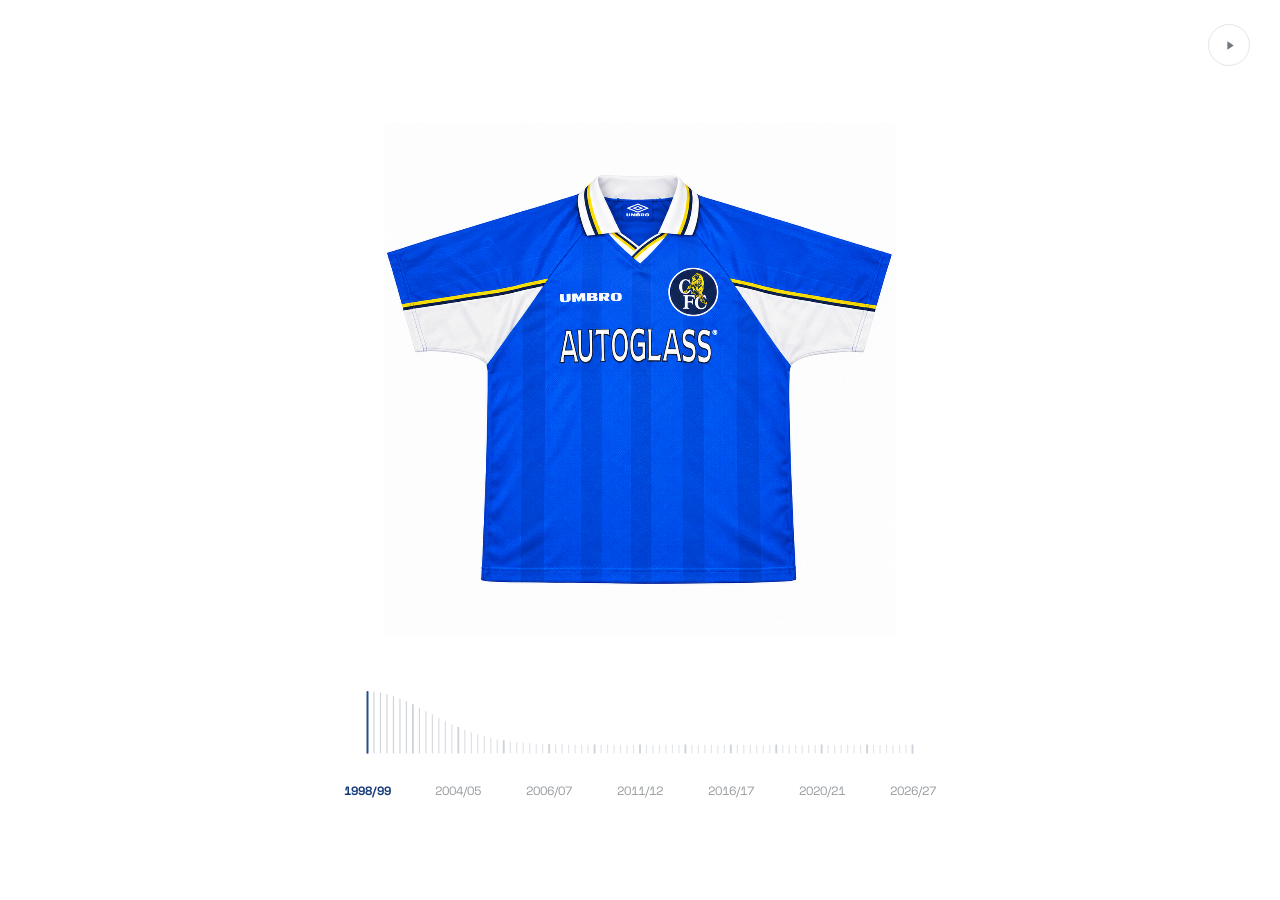
<file: index.html>
<!doctype html>
<html lang="id">
<head>
  <meta charset="UTF-8" />
  <meta name="viewport" content="width=device-width,initial-scale=1" />
  <meta name="theme-color" content="#fafaf9" />
  <title>Blue, in motion — Chelsea home jersey timeline</title>
  <link rel="stylesheet" href="style.css?v=17" />
</head>
<body>
  <header><button id="play" aria-label="Putar transisi" aria-pressed="false"><svg viewBox="0 0 24 24" aria-hidden="true"><path id="play-icon" d="M9 6L18 12L9 18Z" /></svg></button></header>
  <main>
    <div class="stage">
      <button id="garment" aria-label="Lihat bentuk jersey berikutnya"><img id="fallback" src="assets/chelsea-1998-v2.png" alt="Rekonstruksi jersey home Chelsea 1998/99" /><canvas id="jersey" aria-hidden="true"></canvas></button>
      <p id="loading" role="status">Menyiapkan jersey…</p>
    </div>
    <section class="timeline" aria-label="Transisi bentuk jersey">
      <div class="ruler-wrap"><svg id="ruler" viewBox="0 0 600 88" preserveAspectRatio="none" aria-hidden="true"></svg><input id="progress" type="range" min="0" max="6000" value="0" step="1" aria-label="Perubahan bentuk jersey" aria-valuetext="Chelsea home 1998/99" /></div>
      <div class="stops"><button class="active" aria-pressed="true">1998/99</button><button aria-pressed="false">2004/05</button><button aria-pressed="false">2006/07</button><button aria-pressed="false">2011/12</button><button aria-pressed="false">2016/17</button><button aria-pressed="false">2020/21</button><button aria-pressed="false">2026/27</button></div>
    </section>
  </main>
  <script src="motion.js?v=5"></script><script src="branding.js?v=12"></script><script src="app.js?v=45"></script>
</body>
</html>
</file>
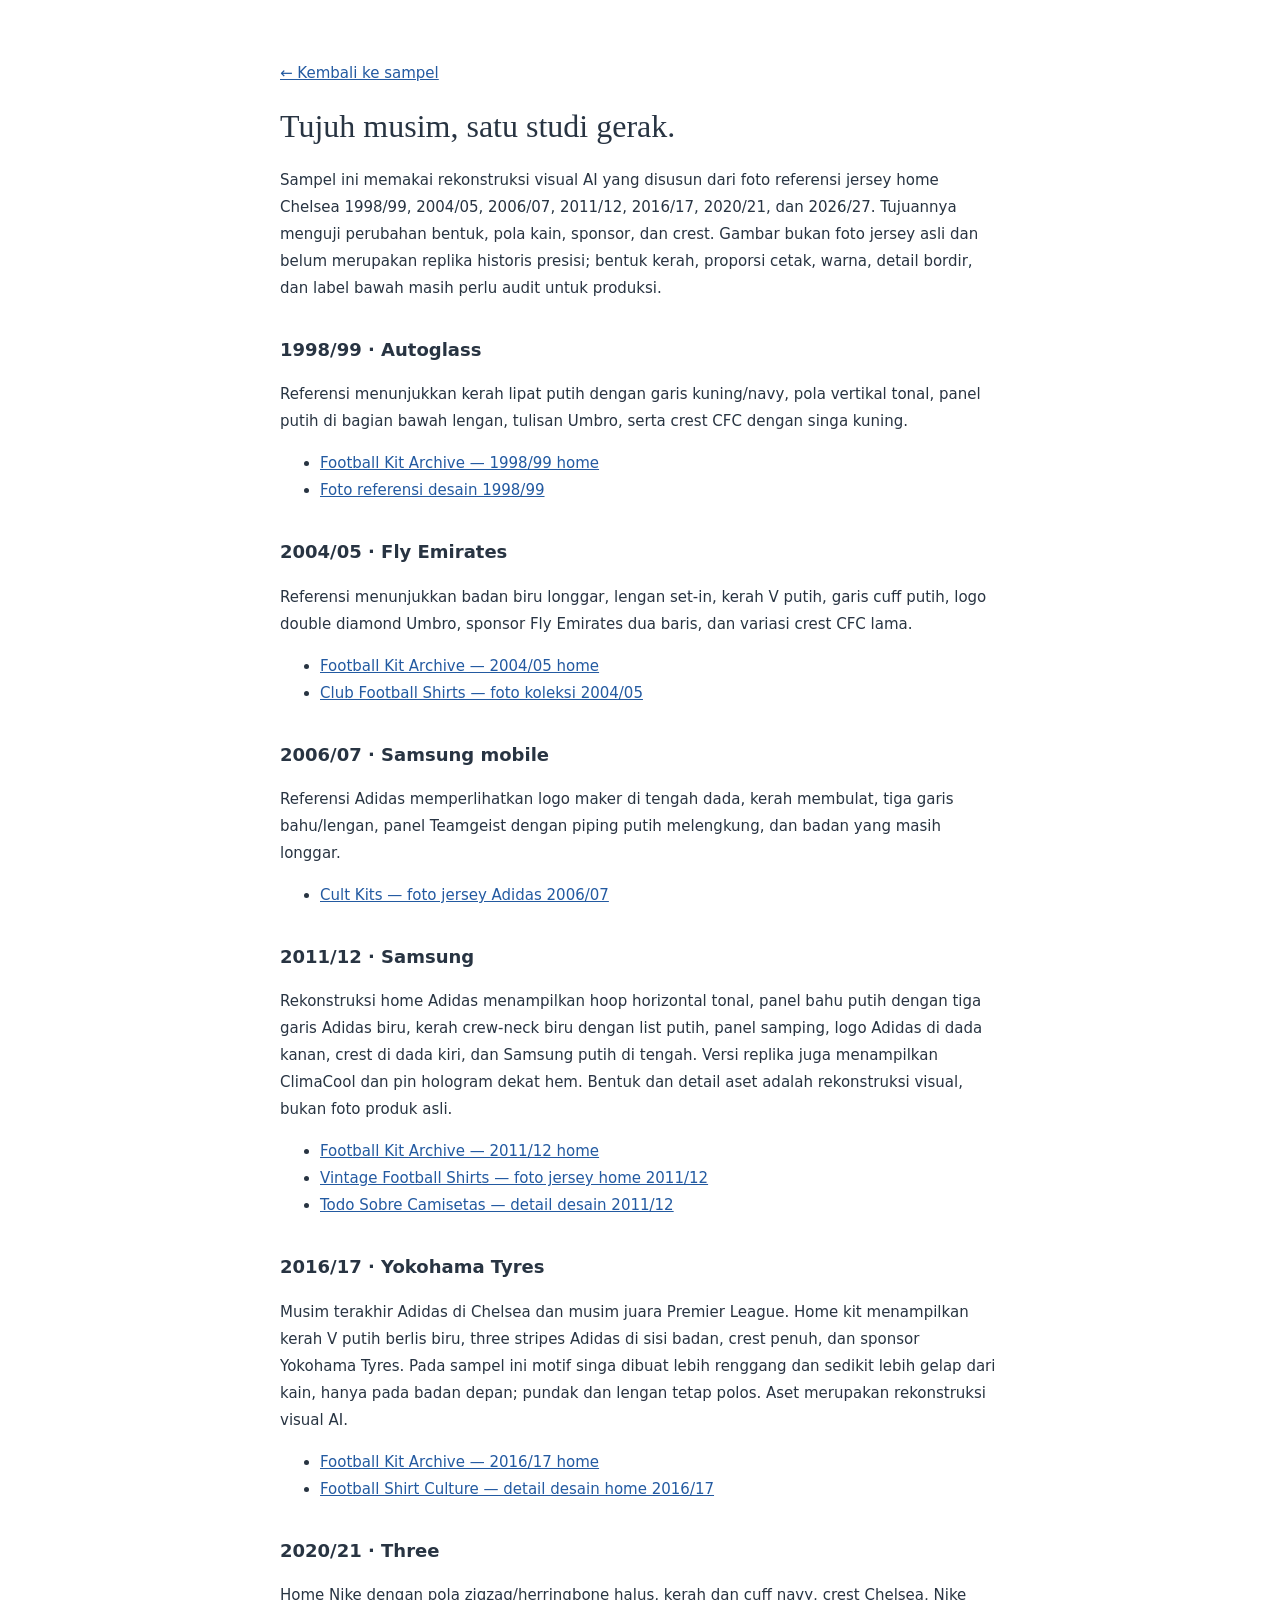
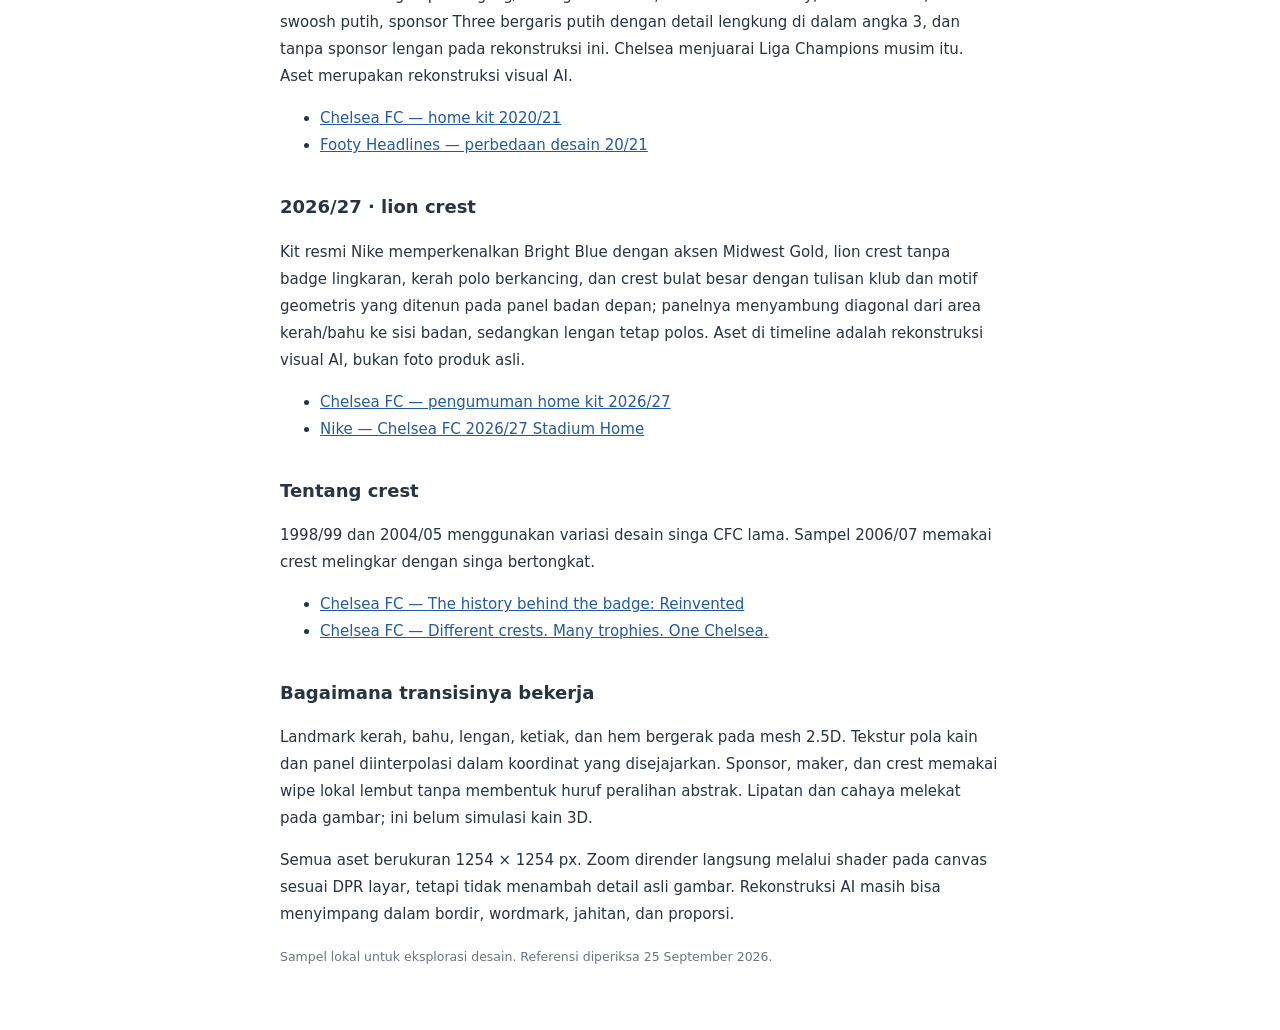
<file: sources.html>
<!doctype html><html lang="id"><meta charset="utf-8"><meta name="viewport" content="width=device-width,initial-scale=1"><title>Referensi — Blue, in motion</title><style>body{font:15px/1.8 system-ui,sans-serif;color:#283442;margin:60px auto;padding:0 24px;max-width:720px}h1{font:32px Georgia,serif}h2{font-size:18px;margin-top:32px}a{color:#235aa1}small{color:#697480}</style><a href="./">← Kembali ke sampel</a><h1>Tujuh musim, satu studi gerak.</h1><p>Sampel ini memakai rekonstruksi visual AI yang disusun dari foto referensi jersey home Chelsea 1998/99, 2004/05, 2006/07, 2011/12, 2016/17, 2020/21, dan 2026/27. Tujuannya menguji perubahan bentuk, pola kain, sponsor, dan crest. Gambar bukan foto jersey asli dan belum merupakan replika historis presisi; bentuk kerah, proporsi cetak, warna, detail bordir, dan label bawah masih perlu audit untuk produksi.</p><h2>1998/99 · Autoglass</h2><p>Referensi menunjukkan kerah lipat putih dengan garis kuning/navy, pola vertikal tonal, panel putih di bagian bawah lengan, tulisan Umbro, serta crest CFC dengan singa kuning.</p><ul><li><a href="https://www.footballkitarchive.com/chelsea-fc-1998-99-home-kit-1379/">Football Kit Archive — 1998/99 home</a></li><li><a href="https://cdn.footballkitarchive.com/2020/12/05/FyzS0kA1uxxfnmc.jpg">Foto referensi desain 1998/99</a></li></ul><h2>2004/05 · Fly Emirates</h2><p>Referensi menunjukkan badan biru longgar, lengan set-in, kerah V putih, garis cuff putih, logo double diamond Umbro, sponsor Fly Emirates dua baris, dan variasi crest CFC lama.</p><ul><li><a href="https://www.footballkitarchive.com/chelsea-fc-2004-05-home-kit-1354/">Football Kit Archive — 2004/05 home</a></li><li><a href="https://www.clubfootballshirts.com/chelsea-fc-20042005-season.html">Club Football Shirts — foto koleksi 2004/05</a></li></ul><h2>2006/07 · Samsung mobile</h2><p>Referensi Adidas memperlihatkan logo maker di tengah dada, kerah membulat, tiga garis bahu/lengan, panel Teamgeist dengan piping putih melengkung, dan badan yang masih longgar.</p><ul><li><a href="https://www.cultkits.com/products/2006-07-chelsea-shevchenko-7-home-shirt-l-adidas414">Cult Kits — foto jersey Adidas 2006/07</a></li></ul><h2>2011/12 · Samsung</h2><p>Rekonstruksi home Adidas menampilkan hoop horizontal tonal, panel bahu putih dengan tiga garis Adidas biru, kerah crew-neck biru dengan list putih, panel samping, logo Adidas di dada kanan, crest di dada kiri, dan Samsung putih di tengah. Versi replika juga menampilkan ClimaCool dan pin hologram dekat hem. Bentuk dan detail aset adalah rekonstruksi visual, bukan foto produk asli.</p><ul><li><a href="https://www.footballkitarchive.com/es/camiseta-local-chelsea-fc-2011-12-1320/">Football Kit Archive — 2011/12 home</a></li><li><a href="https://www.vintagefootballshirts.com/products/2011-12-chelsea-adidas-home-shirt-m/51229">Vintage Football Shirts — foto jersey home 2011/12</a></li><li><a href="https://todosobrecamisetas.com/2011/04/chelsea-adidas-home-kit-1112/">Todo Sobre Camisetas — detail desain 2011/12</a></li></ul><h2>2016/17 · Yokohama Tyres</h2><p>Musim terakhir Adidas di Chelsea dan musim juara Premier League. Home kit menampilkan kerah V putih berlis biru, three stripes Adidas di sisi badan, crest penuh, dan sponsor Yokohama Tyres. Pada sampel ini motif singa dibuat lebih renggang dan sedikit lebih gelap dari kain, hanya pada badan depan; pundak dan lengan tetap polos. Aset merupakan rekonstruksi visual AI.</p><ul><li><a href="https://www.footballkitarchive.com/chelsea-fc-2016-17-home-kit/">Football Kit Archive — 2016/17 home</a></li><li><a href="https://www.footballshirtculture.com/2016-2017-kits/chelsea-16-17-adidas-home-kit.html">Football Shirt Culture — detail desain home 2016/17</a></li></ul><h2>2020/21 · Three</h2><p>Home Nike dengan pola zigzag/herringbone halus, kerah dan cuff navy, crest Chelsea, Nike swoosh putih, sponsor Three bergaris putih dengan detail lengkung di dalam angka 3, dan tanpa sponsor lengan pada rekonstruksi ini. Chelsea menjuarai Liga Champions musim itu. Aset merupakan rekonstruksi visual AI.</p><ul><li><a href="https://www.chelseafc.com/en/news/article/new-chelsea-home-kit-on-sale-now">Chelsea FC — home kit 2020/21</a></li><li><a href="https://www.footyheadlines.com/2020/07/in-detail-nike-chelsea-19-20-vs-20-21.html">Footy Headlines — perbedaan desain 20/21</a></li></ul><h2>2026/27 · lion crest</h2><p>Kit resmi Nike memperkenalkan Bright Blue dengan aksen Midwest Gold, lion crest tanpa badge lingkaran, kerah polo berkancing, dan crest bulat besar dengan tulisan klub dan motif geometris yang ditenun pada panel badan depan; panelnya menyambung diagonal dari area kerah/bahu ke sisi badan, sedangkan lengan tetap polos. Aset di timeline adalah rekonstruksi visual AI, bukan foto produk asli.</p><ul><li><a href="https://www.chelseafc.com/en/news/article/lion-takes-pride-of-place-as-new-chelsea-home-kit-set-loose">Chelsea FC — pengumuman home kit 2026/27</a></li><li><a href="https://www.nike.com/t/chelsea-fc-2026-27-stadium-home-mens-nike-dri-fit-soccer-repica-jersey-iobrwJJt/II1904-453">Nike — Chelsea FC 2026/27 Stadium Home</a></li></ul><h2>Tentang crest</h2><p>1998/99 dan 2004/05 menggunakan variasi desain singa CFC lama. Sampel 2006/07 memakai crest melingkar dengan singa bertongkat.</p><ul><li><a href="https://www.chelseafc.com/en/news/article/the-history-behind-the-badge-reinvented">Chelsea FC — The history behind the badge: Reinvented</a></li><li><a href="https://www.chelseafc.com/en/news/article/different-crests-many-trophies-one-chelsea">Chelsea FC — Different crests. Many trophies. One Chelsea.</a></li></ul><h2>Bagaimana transisinya bekerja</h2><p>Landmark kerah, bahu, lengan, ketiak, dan hem bergerak pada mesh 2.5D. Tekstur pola kain dan panel diinterpolasi dalam koordinat yang disejajarkan. Sponsor, maker, dan crest memakai wipe lokal lembut tanpa membentuk huruf peralihan abstrak. Lipatan dan cahaya melekat pada gambar; ini belum simulasi kain 3D.</p><p>Semua aset berukuran 1254 × 1254 px. Zoom dirender langsung melalui shader pada canvas sesuai DPR layar, tetapi tidak menambah detail asli gambar. Rekonstruksi AI masih bisa menyimpang dalam bordir, wordmark, jahitan, dan proporsi.</p><p><small>Sampel lokal untuk eksplorasi desain. Referensi diperiksa 25 September 2026.</small></p></html>
</file>
<file: style.css>
*{box-sizing:border-box} :root{color-scheme:light;font-family:Arial,Helvetica,sans-serif;color:#202729;background:#fff}body{margin:0;min-height:100svh}button,a,input{-webkit-tap-highlight-color:transparent}button{font:inherit;color:inherit;cursor:pointer}header{position:absolute;top:30px;left:38px;right:38px;display:flex;justify-content:space-between;align-items:flex-start;z-index:2}.wordmark{text-decoration:none;color:#252b31;font-family:Georgia,serif;font-size:24px;letter-spacing:-1px}.wordmark span{display:block;font:9px Arial,sans-serif;letter-spacing:2.05px;margin-top:11px;color:#8c9093}#play{width:42px;height:42px;border:1px solid #e4e5e4;border-radius:50%;background:transparent;display:grid;place-items:center;transition:background .2s}#play:hover{background:#eeeeec}#play svg{width:17px;height:17px;fill:#71777a}main{min-height:100svh;display:flex;flex-direction:column;align-items:center;justify-content:center;padding:86px 24px 83px}.stage{position:relative;width:min(440px,62vh,86vw);aspect-ratio:1;margin-bottom:10px}#garment{position:relative;display:block;width:100%;height:100%;padding:0;border:0;background:none;cursor:ew-resize}#jersey,#fallback{position:absolute;inset:0;width:100%;height:100%;object-fit:contain}#jersey{opacity:0}#fallback{filter:drop-shadow(0 14px 15px #1224420c)}#loading{position:absolute;bottom:20px;left:0;right:0;text-align:center;font-size:11px;color:#818789}.caption{font-size:12px;color:#8b8f93;display:flex;gap:9px;align-items:center;height:24px;margin:7px 0 39px}#state-title{color:#293643}.caption-dot{color:#c0c4c8}.timeline{width:min(510px,90vw)}.ruler-wrap{height:77px;position:relative}#ruler{width:100%;height:100%;overflow:visible}#progress{position:absolute;inset:0;width:100%;height:100%;margin:0;opacity:0;cursor:ew-resize;touch-action:pan-y}.ruler-wrap:has(#progress:focus-visible){outline:2px solid #315fd366;outline-offset:8px;border-radius:4px}.stops{display:flex;justify-content:space-between;align-items:center;margin-top:13px}.stops button{border:0;background:none;color:#969b9f;font-size:11px;padding:8px 0;display:flex;gap:10px;align-items:center}.stops button span{font-size:9px;color:#b7babe}.stops button.active{color:#173b78}.stops button:hover{color:#173b78}#percent{font-size:10px;font-variant-numeric:tabular-nums;color:#aeb2b6;letter-spacing:.4px}.hint{font-size:10px;color:#a5a9ad;margin:24px 0 0;letter-spacing:.15px}footer{position:absolute;bottom:24px;left:38px;right:38px;display:flex;justify-content:space-between;gap:15px;font-size:9px;color:#a7abad}footer>span:first-child{letter-spacing:1.4px}.arrow{padding:0 8px;color:#6f85a2}button:focus-visible,a:focus-visible{outline:2px solid #315fd388;outline-offset:5px;border-radius:4px}@media(max-height:760px) and (min-width:601px){.stage{width:min(350px,49vh)}.caption{margin-bottom:23px}.hint{margin-top:14px}}@media(max-width:600px){header{top:24px;left:24px;right:24px}.wordmark{font-size:22px}.wordmark span{font-size:8px;letter-spacing:1.7px}main{padding:110px 24px 105px}.stage{width:min(90vw,430px,49svh);margin-bottom:4px}.caption{font-size:11px;margin-top:12px;margin-bottom:28px}.timeline{width:82vw}.ruler-wrap{height:65px}.hint{font-size:9px;margin-top:23px}footer{left:24px;right:24px;bottom:22px;flex-direction:column;align-items:center;gap:10px;font-size:8px}#play{width:38px;height:38px}}@media(prefers-reduced-motion:reduce){*{scroll-behavior:auto}}
@media(min-width:601px) and (max-height:760px){main{padding-top:80px;padding-bottom:65px}}
@media(max-width:600px) and (max-height:740px){main{padding-top:95px;padding-bottom:85px}.stage{width:min(86vw,38svh)}.caption{margin-top:10px;margin-bottom:18px}.ruler-wrap{height:58px}.hint{margin-top:14px}}

.tools{display:flex;align-items:center;gap:14px}#zoom{border:0;background:none;font-size:10px;color:#899197;padding:12px 3px;letter-spacing:.4px}.stage{overflow:hidden;border-radius:4px}footer a{color:inherit;text-decoration:none}footer a:hover{text-decoration:underline}@media(prefers-reduced-motion:reduce){#garment{transition:none}}

.caption{margin-bottom:5px}#construction{font-size:10px;color:#92999e;margin:0 0 23px;text-align:center;height:15px}.stage{width:min(470px,57vh,86vw)}.stops button{flex-direction:column;gap:6px}.stops button:nth-child(2){position:absolute;left:50%;transform:translateX(-50%)}.stops{position:relative}.hint{margin-top:20px}@media(max-height:760px) and (min-width:601px){.stage{width:min(360px,48vh)}#construction{margin-bottom:16px}.caption{margin-bottom:5px}}@media(max-width:600px){.stage{width:min(90vw,430px,46svh)}.caption{margin-bottom:5px}#construction{font-size:9px;margin-bottom:22px}.wordmark span{letter-spacing:1px}}@media(max-width:600px) and (max-height:740px){.stage{width:min(86vw,37svh)}#construction{margin-bottom:14px}}

/* pared-back controls requested in review */
header{left:auto;right:30px;top:24px}main{padding:70px 24px 50px;gap:0}.stage{width:min(540px,62vh,90vw);margin:0 0 34px}.timeline{width:min(620px,90vw)}.stops button{display:block;padding:10px 0;font-size:12px}.stops button span{display:none}#play{position:relative}@media(max-width:600px){header{right:22px;top:18px}main{padding:55px 18px 34px}.stage{width:min(92vw,54svh);margin-bottom:25px}.timeline{width:88vw}.stops button{font-size:11px}}

#ruler line{stroke-linecap:round}#ruler line.major{opacity:.92}.ruler-wrap,#progress{cursor:grab}.ruler-wrap:active,#progress:active{cursor:grabbing}
.stops button{border-radius:999px;padding:10px 14px;transition:color .18s ease,background-color .18s ease,font-weight .18s ease}.stops button:hover{background:#eef4ff}.stops button.active{font-weight:700}

@font-face{font-family:"Space Grotesk";src:url("./assets/SpaceGrotesk-Variable.woff2") format("woff2");font-style:normal;font-weight:300 700;font-display:swap}.stops button{font-family:"Space Grotesk",Arial,sans-serif}
.stops{position:relative;height:38px;margin-top:13px}.stops button{position:absolute}
.stops button{font-variant-numeric:tabular-nums;text-align:center;white-space:nowrap}@media(max-width:600px){.stops button{padding-inline:3px}}
@media(max-width:600px){.stage{margin-bottom:17px}.stops{height:auto;display:flex;flex-wrap:wrap;justify-content:center;row-gap:8px;margin-top:29px}.stops button,.stops button:nth-child(2){position:static!important;left:auto!important;top:auto!important;transform:none!important;width:auto!important;flex:0 0 25%;justify-content:center;text-align:center;padding:9px 2px;font-size:14px;white-space:nowrap}.ruler-wrap,#progress{touch-action:pan-y}}
</file>
